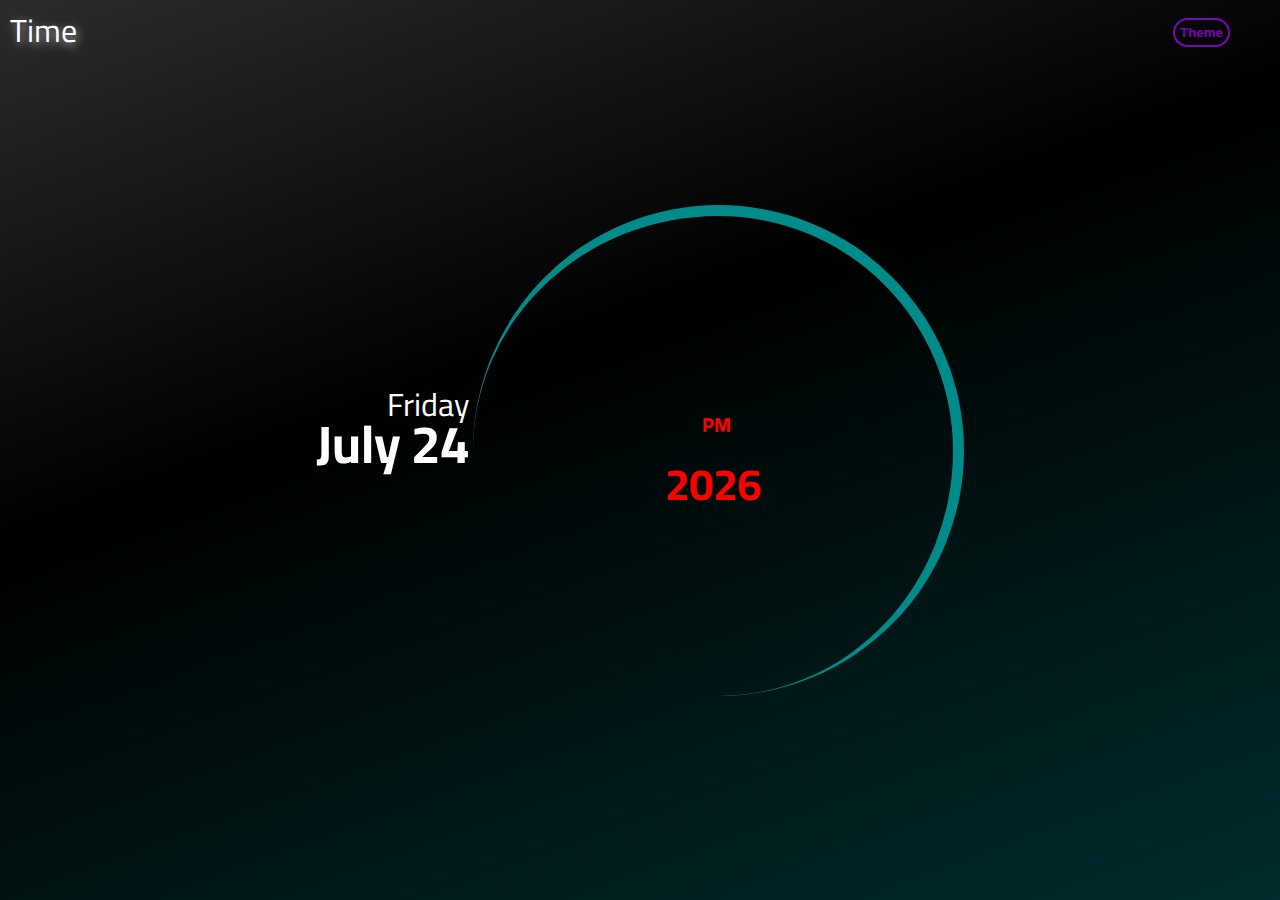
<file: Clock_UI/index.html>
<!DOCTYPE html>
<html>

<head>
  <meta charset="utf-8">
  <meta name="viewport" content="width=device-width">
  <title>replit</title>
  <link href="style.css" rel="stylesheet" type="text/css">
  <link rel="preconnect" href="https://fonts.googleapis.com">
  <link href="https://fonts.googleapis.com/css2?family=Cairo:wght@300&display=swap" rel="stylesheet">
</head>

<body id="body" class="theme-1">
  <nav id="head">
    <li id="htime">Time</li>
  </nav>
  <div id="dmd">
    <p id="day"></p>
    <div id="md">
      <p id="month"></p>
      <p id="date"></p>
    </div>
  </div>
  <container id="main" class="border-cyan">
    <div id="mainin">
      <div id="time"></div>
      <div id="ap">PM</div>
    </div>
    <div id="mainout"></div>
  </container>
  <script src="script.js"></script>

  <script src="https://replit.com/public/js/replit-badge.js" theme="blue" defer></script>
</body>

</html>
</file>
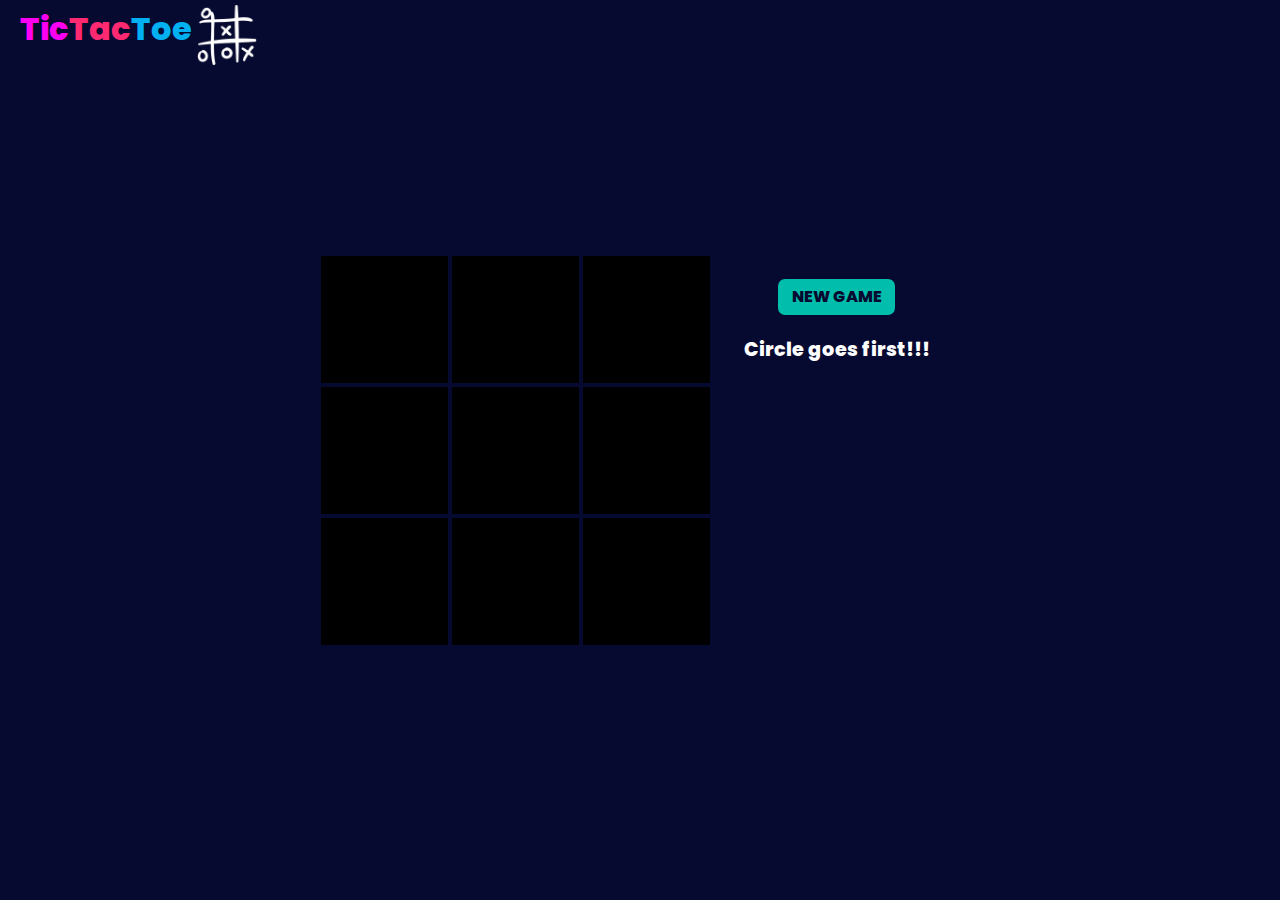
<file: TicTacToe/index.html>
<!DOCTYPE html>
<html lang="en">

<head>
    <meta charset="UTF-8">
    <meta http-equiv="X-UA-Compatible" content="IE=edge">
    <meta name="viewport" content="width=device-width, initial-scale=1.0">
    <title>TicTacToe</title>
    <link rel="stylesheet" href="style.css">
</head>

<body>
    <header>
        <div id="logo"><span style="color:#fe00f1">Tic</span><span style="color: #ff2972">Tac</span><span  style="color: #00b0f1;">Toe</span><span id="img"><img src="tictactoe-logo1.png" alt=""></span>
        </header></div>
    <div id="gameBoard"></div>
    <div id="display">
        <button>NEW GAME</button>
        <p id="info"></p>
    </div>

    <script src="script.js"></script>
</body>

</html>
</file>
<file: Clock_UI/style.css>
html, body {
    height: 100%;
    width: 100%;
    display: flex;
    align-items: center;
    justify-content: center;
    background: black;
    color: white;
    padding-bottom: 0px;
    font-family: 'cairo',sans-serif;
    margin: 0px;
}

#main{
  display: flex;
  align-items: center;
  justify-content: center;
  flex-direction: column;
  width: 480px;
  height: 480px;
  border-width: 11px;
  border-style: solid;
  border-bottom: none;
  border-left: none;
  text-align: center;
  border-radius: 50%;
  font-family: 'Cairo', sans-serif;
  font-weight: bolder;
  font-size: 5rem;
  transition: all .3s ease-in;
}

#mainout{
   display: flex;
  flex-direction: column;
  color: red;
  font-size: 2.75rem;
  padding-bottom: -50px;
}
#mainin{
  display: flex;
  flex-direction: row;
  align-items: center;
  justify-content: center;
  text-align: center;  
}



#time{
 margin-bottom: 20px;
}

#ap {
  font-size: 20px;
  text-align: center;
  align-items: end;
  margin-top: 20px;
  margin-left: 7px;
  color: red;  
}


#day{
  font-family: 'cairo',sans-serif;
  font-weight: normal;
  margin-bottom: 0px;
  text-align: right;
  font-size:2rem;
  
  
}

#dmd{
  display: flex;
  align-items: end;
  flex-direction: column;
  text-align: center;
  line-height: 40px;
  margin-right: 4px;
}

#md, p {
    display: flex;
    text-align: center;
    font-family:'cairo',sans-serif;
    margin-top: 0px;
    padding: auto 10px;
    font-size: 3.3rem;
    font-weight: 700;
}

#head{
    position: absolute;
    top: 0px;
    left: 0px;
    width: 100%;
    font-size: xx-large;
    text-shadow: 2px 3px 10px darkgrey;
}

#date{
  padding-left:10px;
}

/* logo */
#htime{
  position: absolute;
  top: 0px;
  left: 10px;
  list-style: none;
}

/* btn */
#theme{
    padding: 5px;
    position: absolute;
    top: 18px;
    right: 50px;
    font-weight: 600;
    border-radius: 15px;
    transition: all .3s ease-in;
    cursor:pointer;
}
button#theme:hover{
  background: #161616;
  
}

/* utility classes */

.theme-1{
  background-image: linear-gradient( 160deg, grey -77%, black 40%, darkcyan 227%);
}

.border-cyan{
      border-color: darkcyan;
}

.theme-2{

  background-image: linear-gradient( 160deg, grey -77%, black 40%, #52017e 227%);
}

.border-puple{
      border-color: #7906b7;
  }

.btn-cyan{
  background:none;
  color: darkcyan;
  border: 2px solid darkcyan;
  
}
.btn-purple{
  background:none;
  color: #7906b7;
  border: 2px solid #7906b7;
}
</file>
<file: TicTacToe/style.css>
@import url('https://fonts.googleapis.com/css2?family=Anton&family=Poppins:wght@100;300;400;500;600;700;800;900&display=swap');
* {
    margin: 0;
    padding: 0;
    box-sizing: border-box;
    font-family: 'Poppins', sans-serif;
    /* font-family: 'Anton', sans-serif; */
    font-weight: 800;
}

:root{
    --clr-cross: #ff2972;
    --clr-circle: #00b0f1; 
    /* --clr-cross:linear-gradient(to right, #042439,#082D3F,#0D2F3B,#11333D,#153E44,#1F4C49); */
    /* --clr-cross:radial-gradient(circle, #042439,#082D3F,#0D2F3B,#11333D,#153E44,#1F4C49);
    --clr-circle:radial-gradient(circle, #2D0B0A, #320F0B, #38130D, #43170E, #4C1C10, #5D2F18 ); */
}

body {
    display: flex;
    justify-content: center;
    align-items: center;
    height: 100vh;
    background-color: #070a30;
    color: #fff;
    transition: .25s;
}

#gameBoard {
    width: 393px;
    height: 393px;
    background: black;
    display: flex;
    flex-wrap: wrap;
    justify-content: center;
    transition: .25s;
}

.square {
    width: 131px;
    height: 131px;
    border: 2px solid #070a30;
    display: flex;
    justify-content: center;
    align-items: center;
}

.circle {
    height: 90px;
    width: 90px;
    border-radius: 50%;
    background: #070a30;
    border: 15px solid var(--clr-circle);
    box-shadow: 0 0 10px var(--clr-circle), 0 0 30px var(--clr-circle), 0 0 50px var(--clr-circle);
}

.cross {
    height: 90px;
    width: 90px;
    position: relative;
    display: flex;
    justify-content: center;
    align-items: center;
    transform: rotate(45deg);
}

.cross::before,
.cross::after {
    content: '';
    position: absolute;
    background: var(--clr-cross);
    background-clip: content-box;
    z-index: 1;
    box-shadow: 0 0 10px var(--clr-cross), 0 0 30px var(--clr-cross), 0 0 50px var(--clr-cross);
    
}

.cross::before {
    left: 50%;
    width: 30%;
    margin-left: -15%;
    height: 100%;
}

.cross::after {
    top: 50%;
    height: 30%;
    margin-top: -15%;
    width: 100%;
}

#display{
    height: 393px;
    width: 250px;
    position: relative;
    left: 0;
    top: 25px;
    display: flex;
    flex-direction: column;
    align-items: center;
}

#display button {
    height: 36px;
    width: 117px;
    font-size: 1em;
    border-radius: 7px;
    background-color: #01bdab;
    border: none ;
    color: #070a30;
    transition: .25s;
    cursor: pointer;
}

#display p{
    margin-top: 20px;
    font-size: larger;
}

#display  button:hover{
    opacity: 1.5;
    box-shadow:0 0 10px #01bdab, 0 0 30px #01bdab, 0 0 50px #01bdab;
}

#display button:active{
    opacity: .8;
}

#logo{
    position: absolute;
    top: 5px;
    left:20px;
    font-size: 2em;
    color: #a529ff;
}

img{
    width: 60px;
    height: 60px;
    margin-left: 5px;
    position: absolute;
    filter: invert(1);
}

@media only screen and (orientation: portrait) {
    body {
        display: flex;
        flex-direction: column;
    }

    head{
        height: 80px;
    }

    #gameBoard {
        margin-top: 100px;
        width: 300px;
        height: 300px;
    }

    #display {
        margin: auto;
    }
    
    .square{
        width: 100px;
        height: 100px;
    }


    .circle{
        width: 80px;
        height: 80px;
    }

    .cross::before {
        left: 50%;
        width: 30%;
        margin-left: -15%;
        height: 100%;
    }
    
    .cross::after {
        top: 50%;
        height: 30%;
        margin-top: -15%;
        width: 100%;
    }

    #display button:hover{
        opacity: initial;
        box-shadow: initial;
    }
}
</file>
